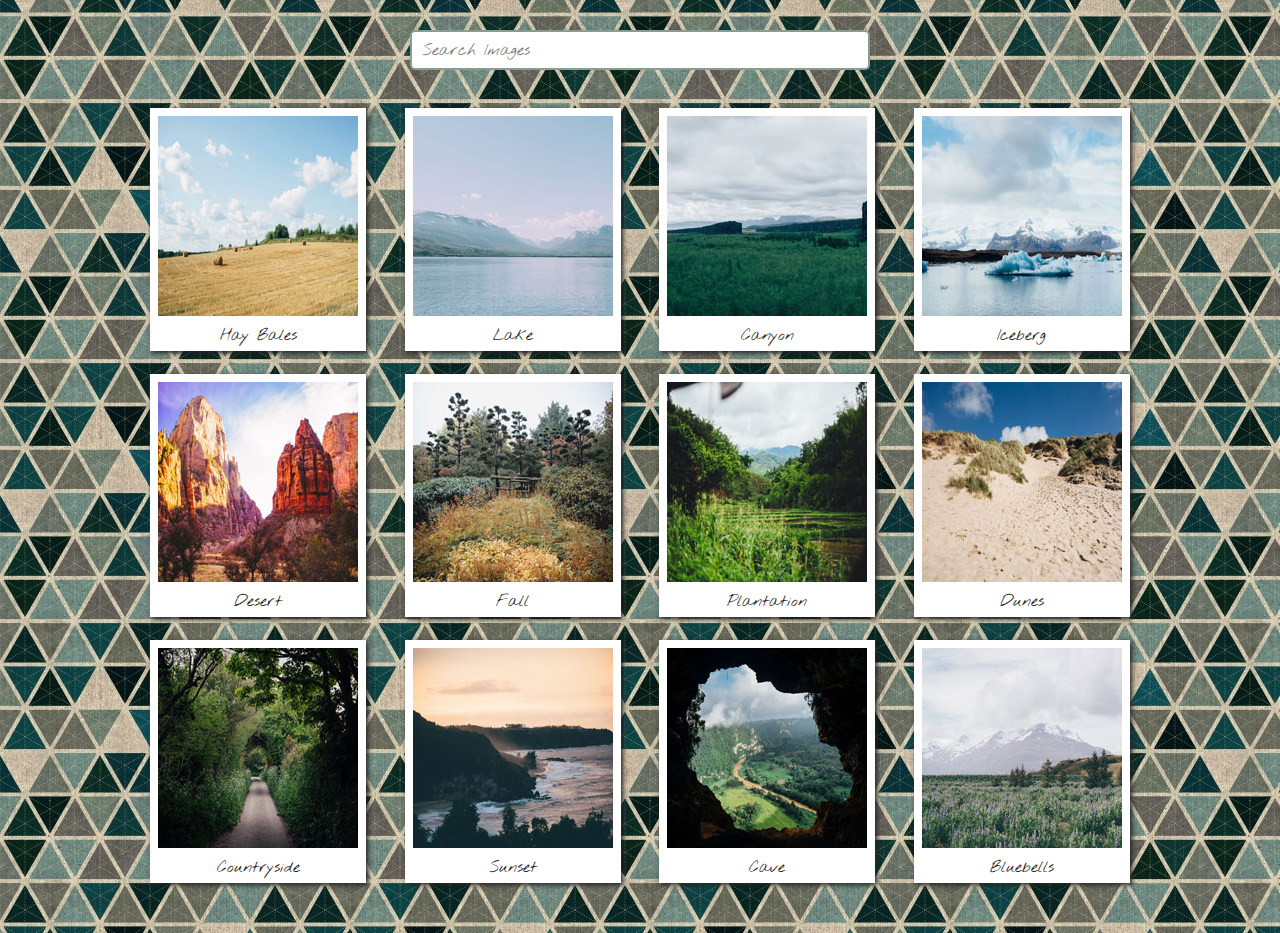
<file: index.html>
<!DOCTYPE html>
<html lang="en">
	<head>
		<meta charset="utf-8">
		<title>Project 4 - Interactive Photo Gallery</title>
		<meta name="viewport" content="width=device-width, initial-scale=1.0">
		<link href='https://fonts.googleapis.com/css?family=Nothing+You+Could+Do' rel='stylesheet' type='text/css'>
		<link rel="stylesheet" href="css/normalize.css">


		<link rel="stylesheet" href="css/styles.css">
	</head>
<body>
	<header>
		<div id="search">
	  	<input type="text" placeholder="Search Images" class="searchbox" id="filter_search">
		</div>
	</header>

	<section class="gallery wrap" id="gallery">
			<a href="img/01.jpg"  class="" title="I love hay bales. Took this snap on a drive through the countryside past some straw fields.">
				<img src="img/thumbnails/01.jpg" alt="Hay Bales">
				<p>Hay Bales</p>
			</a>
			<a href="img/02.jpg" class="" title="The lake was so calm today. We had a great view of the snow on the mountains from here.">
				<img src="img/thumbnails/02.jpg" alt="Lake">
				<p>Lake</p>
			</a>
			<a href="img/03.jpg"  class="" title="I hiked to the top of the mountain and got this picture of the canyon and trees below.">
				<img src="img/thumbnails/03.jpg" alt="Canyon">
				<p>Canyon</p>
			</a>
			<a href="img/04.jpg" class="" title="It was amazing to see an iceberg up close, it was so cold but didn’t snow today."> 
				<img src="img/thumbnails/04.jpg" alt="Iceberg">
				<p>Iceberg</p>
			</a>
			<a href="img/05.jpg" class="" title="The red cliffs were beautiful. It was really hot in the desert but we did a lot of walking through the canyons.">
				<img src="img/thumbnails/05.jpg" alt="Desert">
				<p>Desert</p>
			</a>
			<a href="img/06.jpg" class="" title="Fall is coming, I love when the leaves on the trees start to change color.">
				<img src="img/thumbnails/06.jpg" alt="Fall">
				<p>Fall</p>
			</a>
			<a href="img/07.jpg" class="" title="I drove past this plantation yesterday, everything is so green!">
				<img src="img/thumbnails/07.jpg" alt="Plantation">
				<p>Plantation</p>
			</a>
			<a href="img/08.jpg" class="" title="My summer vacation to the Oregon Coast. I love the sandy dunes!">
				<img src="img/thumbnails/08.jpg" alt="Dunes">
				<p>Dunes</p>
			</a>
			<a href="img/09.jpg" class="" title="We enjoyed a quiet stroll down this countryside lane.">
				<img src="img/thumbnails/09.jpg" alt="Countryside">
				<p>Countryside</p>
			</a>
			<a href="img/10.jpg"  class=""  title="Sunset at the coast! The sky turned a lovely shade of orange.">
				<img src="img/thumbnails/10.jpg" alt="Sunset">
				<p>Sunset</p>
			</a>
			<a href="img/11.jpg" class=""  title="I did a tour of a cave today and the view of the landscape below was breathtaking.">
				<img src="img/thumbnails/11.jpg" alt="Cave">
				<p>Cave</p>
			</a>
			<a href="img/12.jpg" class=""  title="I walked through this meadow of bluebells and got a good view of the snow on the mountain before the fog came in.">
				<img src="img/thumbnails/12.jpg" alt="Bluebells">
				<p>Bluebells</p>
			</a>
		<!-- 	<a href="https://www.youtube.com/watch?v=SfnuApqiDBA" class="" rel="youtube"  title="Banana Pancakes Song Music Video">
				<img src="img/thumbnails/jack-johnson.jpg" alt="Banana Pancakes Video">
				<p>Banana Pancakes</p>
			</a>
			<a href="https://www.youtube.com/watch?v=GB2yiIoEtXw" class="" rel="youtube"  title="Good Morning Song Music Video">
				<img src="img/thumbnails/good-morning.jpg" alt="Good Morning Video">
				<p>Good Morning</p>
			</a>
			<a href="https://www.youtube.com/watch?v=1rPDfBfh8zI" class="" rel="youtube"  title="Hello Sunshine Song Music Video">
				<img src="img/thumbnails/hello-sunshine.jpg" alt="Hello Sunshine Video">
				<p>Hello Sunshine</p>
			</a>
			<a href="https://www.youtube.com/watch?v=pw1ahI_o388&list=PL3F626ZNDznkj_6fgWM-nCzTaVkXNPb5R" class="" rel="youtube"  title="We Bought A Zoo Playlist Song Music Video">
				<img src="img/thumbnails/zoo.jpg" alt="We Bought A Zoo Playlist">
				<p>We Bought A Zoo Playlist</p>
			</a> -->
	</section>


	<script src="js/jquery-2.1.0.min.js"></script>
	<script src="js/image_filter.js"></script>
	<script src="js/light-box.js"></script>
</body>
</html>
</file>
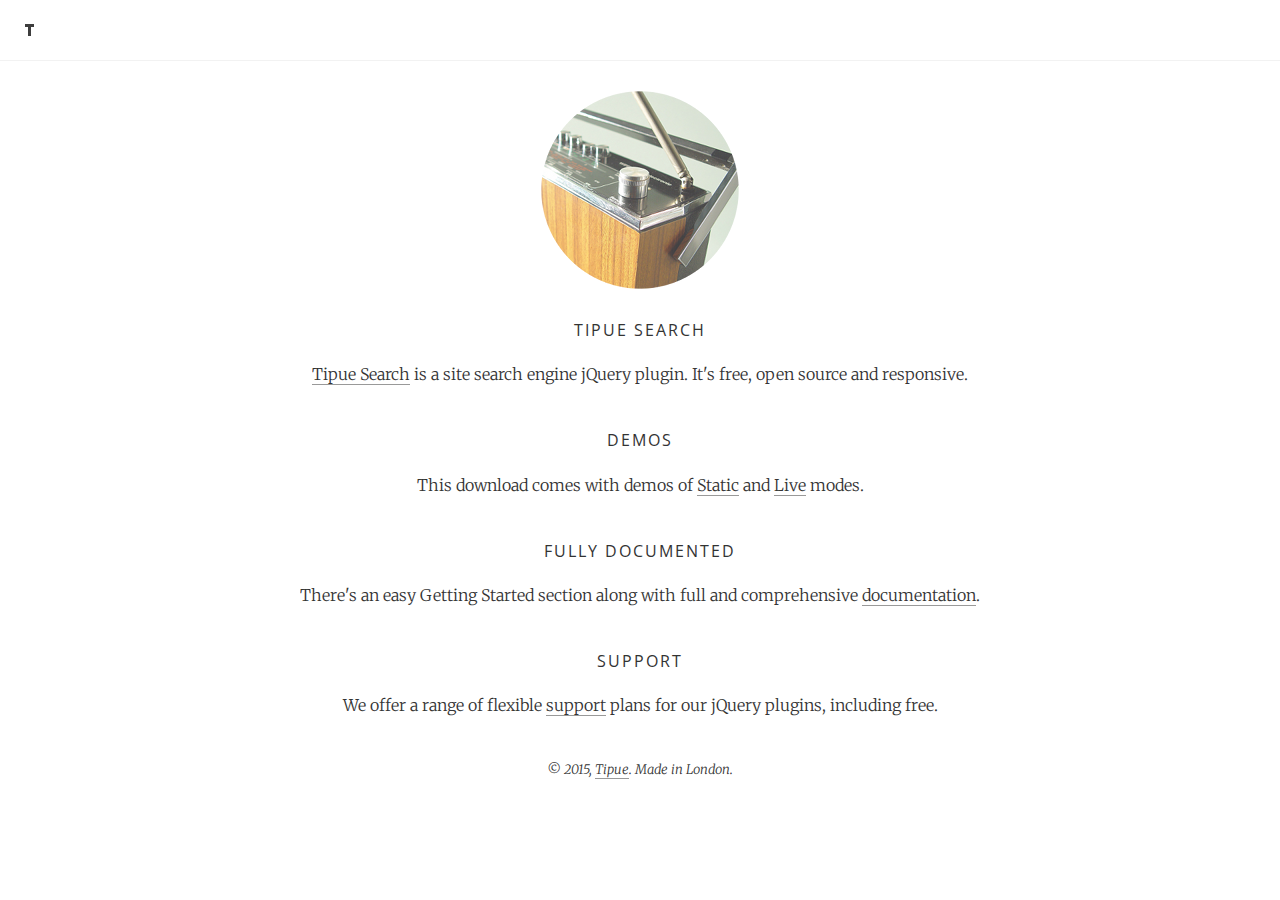
<file: js/Tipue Search 5.0/index.html>
<!DOCTYPE html>

<html>
<head>
<meta http-equiv="Content-Type" content="text/html; charset=utf-8">
<title>Tipue Search</title>

<meta name="viewport" content="width=device-width, initial-scale=1, maximum-scale=1">

<link href="http://fonts.googleapis.com/css?family=Open+Sans:300,400|Merriweather:300,300italic" rel="stylesheet">

<link rel="stylesheet" href="inc/normalize.css">
<link rel="stylesheet" href="inc/standard.css">

</head><body>


<!-- head -->


<div id="head"><div class="head_icon"><a href="http://www.tipue.com"><img src="img/head.png" alt="Tipue"></a></div></div>


<!-- body -->


<div class="center" style="padding-top: 90px;"><a href="http://www.tipue.com/search"><img src="img/radio3.png" alt="Tipue Search"></a></div>
<div class="center"><div class="inner" style="padding-top: 27px;"><h2>Tipue Search</h2></div></div>
<div class="center"><div class="inner norm" style="padding-top: 17px;">
<a href="http://www.tipue.com/search">Tipue Search</a> is a site search engine jQuery plugin. It's free, open source and responsive.
</div></div>

<div class="center"><div class="inner" style="padding-top: 39px;"><h2>Demos</h2></div></div>
<div class="center"><div class="inner norm" style="padding-top: 17px;">
This download comes with demos of <a href="demos/static/index.html">Static</a> and <a href="demos/live/index.html">Live</a> modes.
</div></div>

<div class="center"><div class="inner" style="padding-top: 39px;"><h2>Fully documented</h2></div></div>
<div class="center"><div class="inner norm" style="padding-top: 17px;">
There's an easy Getting Started section along with full and comprehensive <a href="http://www.tipue.com/search/docs/">documentation</a>.
</div></div>

<div class="center"><div class="inner" style="padding-top: 39px;"><h2>Support</h2></div></div>
<div class="center"><div class="inner norm" style="padding-top: 17px;">
We offer a range of flexible <a href="http://www.tipue.com/support/">support</a> plans for our jQuery plugins, including free.
</div></div>



<div class="center ital" style="padding: 39px 0 30px 0;">&copy; 2015, <a href="http://www.tipue.com">Tipue</a>. Made in London.</div>

</body>
</html>
</file>
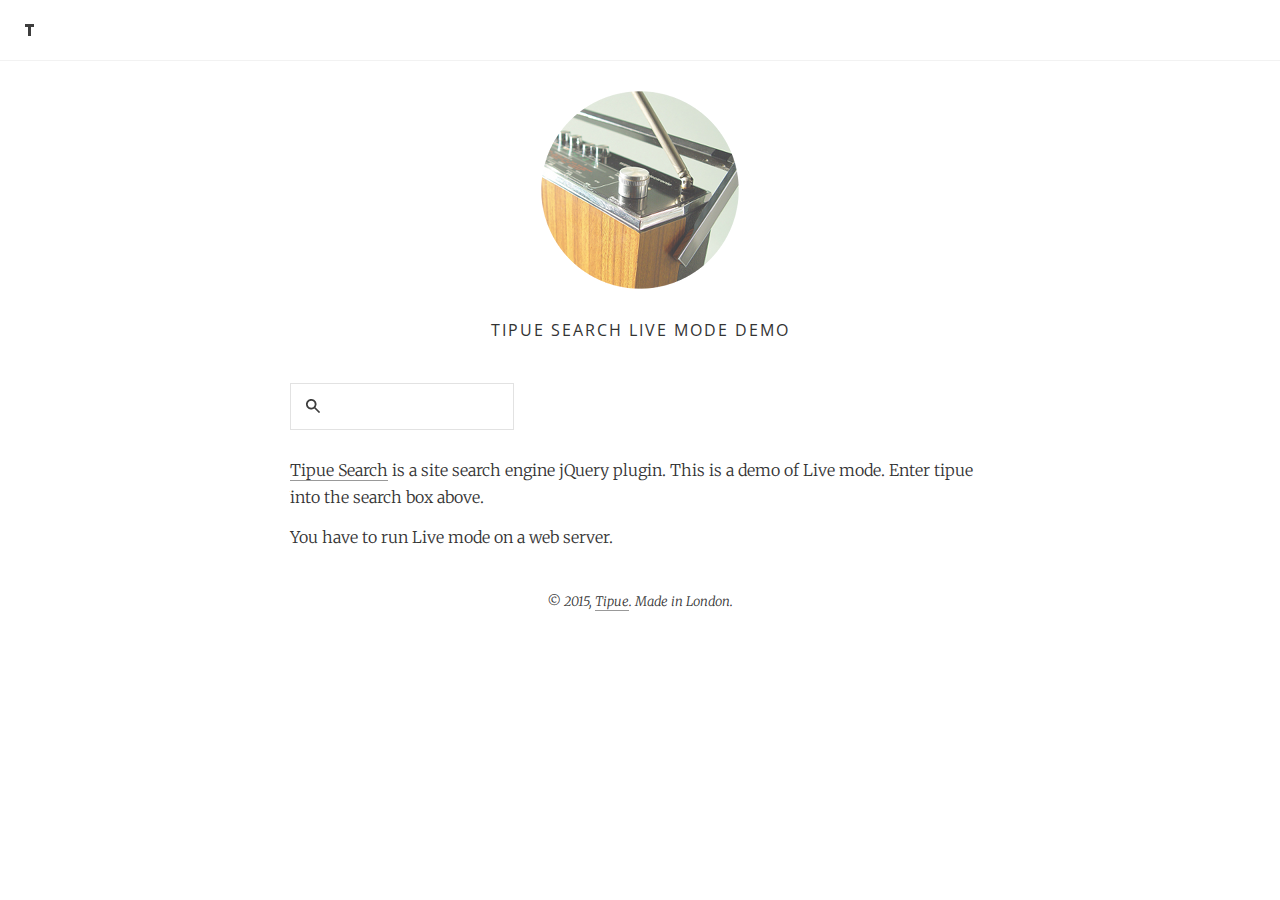
<file: js/Tipue Search 5.0/demos/live/index.html>
<!DOCTYPE html>

<html>
<head>
<meta http-equiv="Content-Type" content="text/html; charset=utf-8">
<title>Tipue Search Live Mode Demo</title>

<meta name="viewport" content="width=device-width, initial-scale=1, maximum-scale=1">

<link href="http://fonts.googleapis.com/css?family=Open+Sans:300,400|Merriweather:300,300italic" rel="stylesheet">

<link rel="stylesheet" href="../../inc/normalize.css">
<link rel="stylesheet" href="../../inc/standard.css">

<link rel="stylesheet" type="text/css" href="tipuesearch/tipuesearch.css">

</head><body>


<!-- head -->


<div id="head"><div class="head_icon"><a href="http://www.tipue.com"><img src="../../img/head.png" alt="Tipue"></a></div></div>


<!-- body -->


<div class="center" style="padding-top: 90px;"><a href="http://www.tipue.com/search"><img src="../../img/radio3.png" alt="Tipue Search"></a></div>
<div class="center"><div class="inner" style="padding-top: 27px;"><h2>Tipue Search Live Mode Demo</h2></div></div>

<div class="block" style="padding-top: 39px;">

<form action="search.html">
<input type="text" name="q" id="tipue_search_input" autocomplete="off" required>
</form>

<div class="norm" style="padding-top: 27px;">
<a href="http://www.tipue.com/search">Tipue Search</a> is a site search engine jQuery plugin. This is a demo of Live mode. Enter tipue into the search box above.
<p>
You have to run Live mode on a web server.
</p>
</div>
</div>



<div class="center ital" style="padding: 39px 0 30px 0;">&copy; 2015, <a href="http://www.tipue.com">Tipue</a>. Made in London.</div>

</body>
</html>
</file>
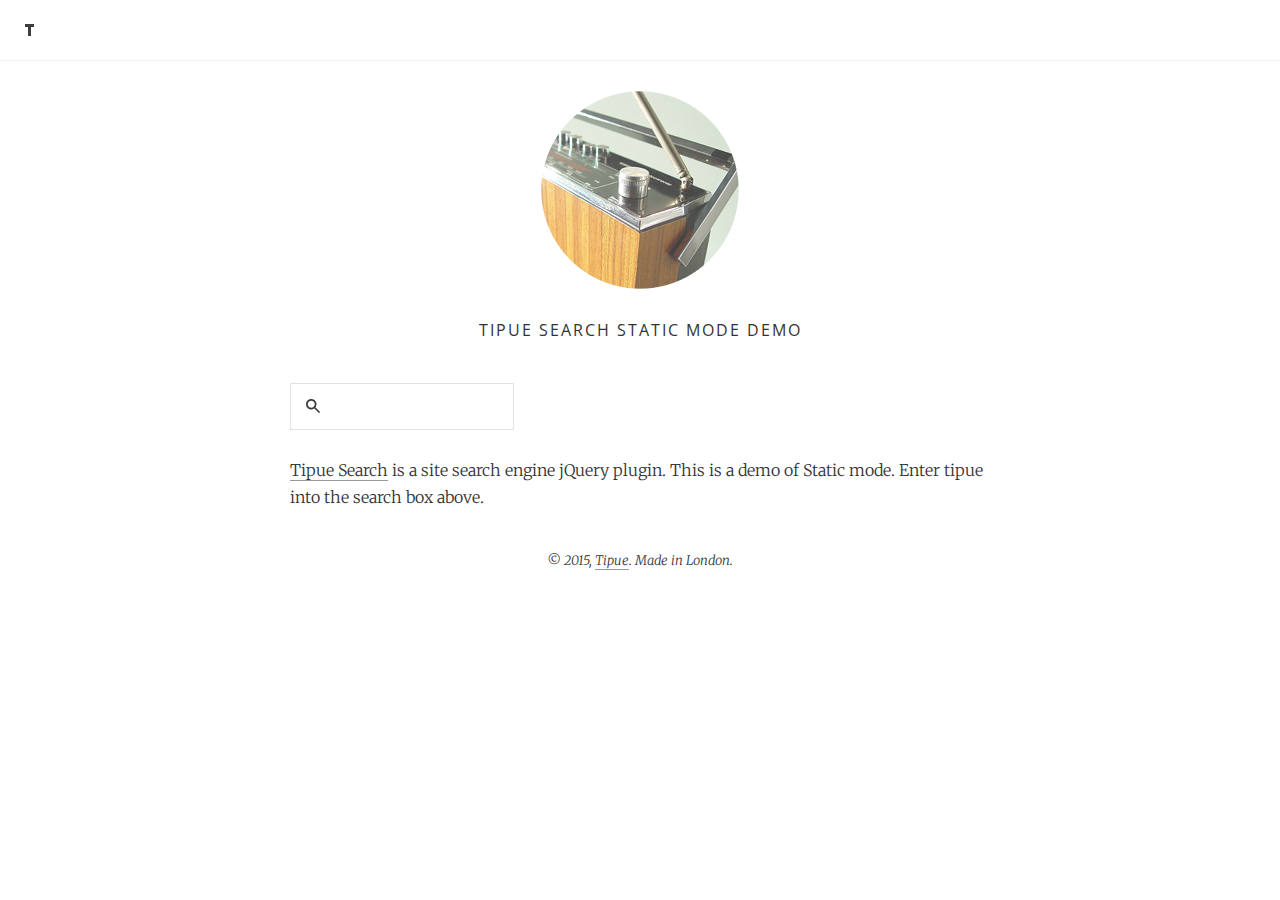
<file: js/Tipue Search 5.0/demos/static/index.html>
<!DOCTYPE html>

<html>
<head>
<meta http-equiv="Content-Type" content="text/html; charset=utf-8">
<title>Tipue Search Static Mode Demo</title>

<meta name="viewport" content="width=device-width, initial-scale=1, maximum-scale=1">

<link href="http://fonts.googleapis.com/css?family=Open+Sans:300,400|Merriweather:300,300italic" rel="stylesheet">

<link rel="stylesheet" href="../../inc/normalize.css">
<link rel="stylesheet" href="../../inc/standard.css">

<link rel="stylesheet" type="text/css" href="tipuesearch/tipuesearch.css">

</head><body>


<!-- head -->


<div id="head"><div class="head_icon"><a href="http://www.tipue.com"><img src="../../img/head.png" alt="Tipue"></a></div></div>


<!-- body -->


<div class="center" style="padding-top: 90px;"><a href="http://www.tipue.com/search"><img src="../../img/radio3.png" alt="Tipue Search"></a></div>
<div class="center"><div class="inner" style="padding-top: 27px;"><h2>Tipue Search Static Mode Demo</h2></div></div>

<div class="block" style="padding-top: 39px;">

<form action="search.html">
<input type="text" name="q" id="tipue_search_input" autocomplete="off" required>
</form>

<div class="norm" style="padding-top: 27px;">
<a href="http://www.tipue.com/search">Tipue Search</a> is a site search engine jQuery plugin. This is a demo of Static mode. Enter tipue into the search box above.
</div>
</div>



<div class="center ital" style="padding: 39px 0 30px 0;">&copy; 2015, <a href="http://www.tipue.com">Tipue</a>. Made in London.</div>

</body>
</html>
</file>
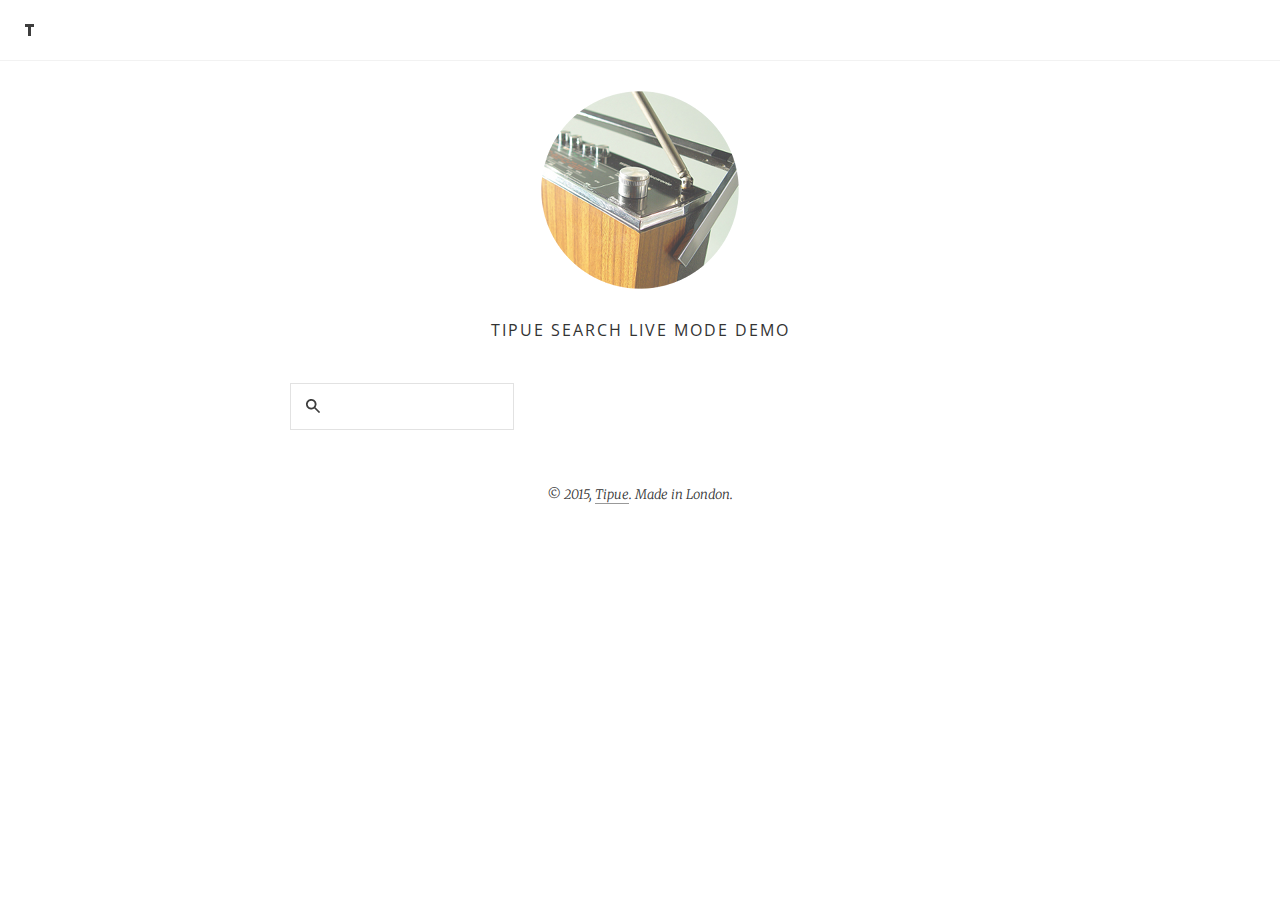
<file: js/Tipue Search 5.0/demos/live/search.html>
<!DOCTYPE html>

<html>
<head>
<meta http-equiv="Content-Type" content="text/html; charset=utf-8">
<title>Tipue Search Live Mode Demo</title>

<meta name="viewport" content="width=device-width, initial-scale=1, maximum-scale=1">

<link href="http://fonts.googleapis.com/css?family=Open+Sans:300,400|Merriweather:300,300italic" rel="stylesheet">

<script src="https://ajax.googleapis.com/ajax/libs/jquery/2.1.3/jquery.min.js"></script>

<link rel="stylesheet" href="../../inc/normalize.css">
<link rel="stylesheet" href="../../inc/standard.css">

<script type="text/javascript" src="tipuesearch/tipuesearch_set.js"></script>
<link rel="stylesheet" type="text/css" href="tipuesearch/tipuesearch.css">
<script type="text/javascript" src="tipuesearch/tipuesearch.min.js"></script>

</head><body>


<!-- head -->


<div id="head"><div class="head_icon"><a href="http://www.tipue.com"><img src="../../img/head.png" alt="Tipue"></a></div></div>


<!-- body -->


<div class="center" style="padding-top: 90px;"><a href="http://www.tipue.com/search"><img src="../../img/radio3.png" alt="Tipue Search"></a></div>
<div class="center"><div class="inner" style="padding-top: 27px;"><h2>Tipue Search Live Mode Demo</h2></div></div>

<div class="block" style="padding-top: 39px;">

<form action="search.html">
<input type="text" name="q" id="tipue_search_input" autocomplete="off" required>
</form>
<div id="tipue_search_content"></div>



<div class="center ital" style="padding: 39px 0 30px 0;">&copy; 2015, <a href="http://www.tipue.com">Tipue</a>. Made in London.</div>

<script>
$(document).ready(function() {
     $('#tipue_search_input').tipuesearch({
          'mode': 'live'
     });
});
</script>

</body>
</html>
</file>
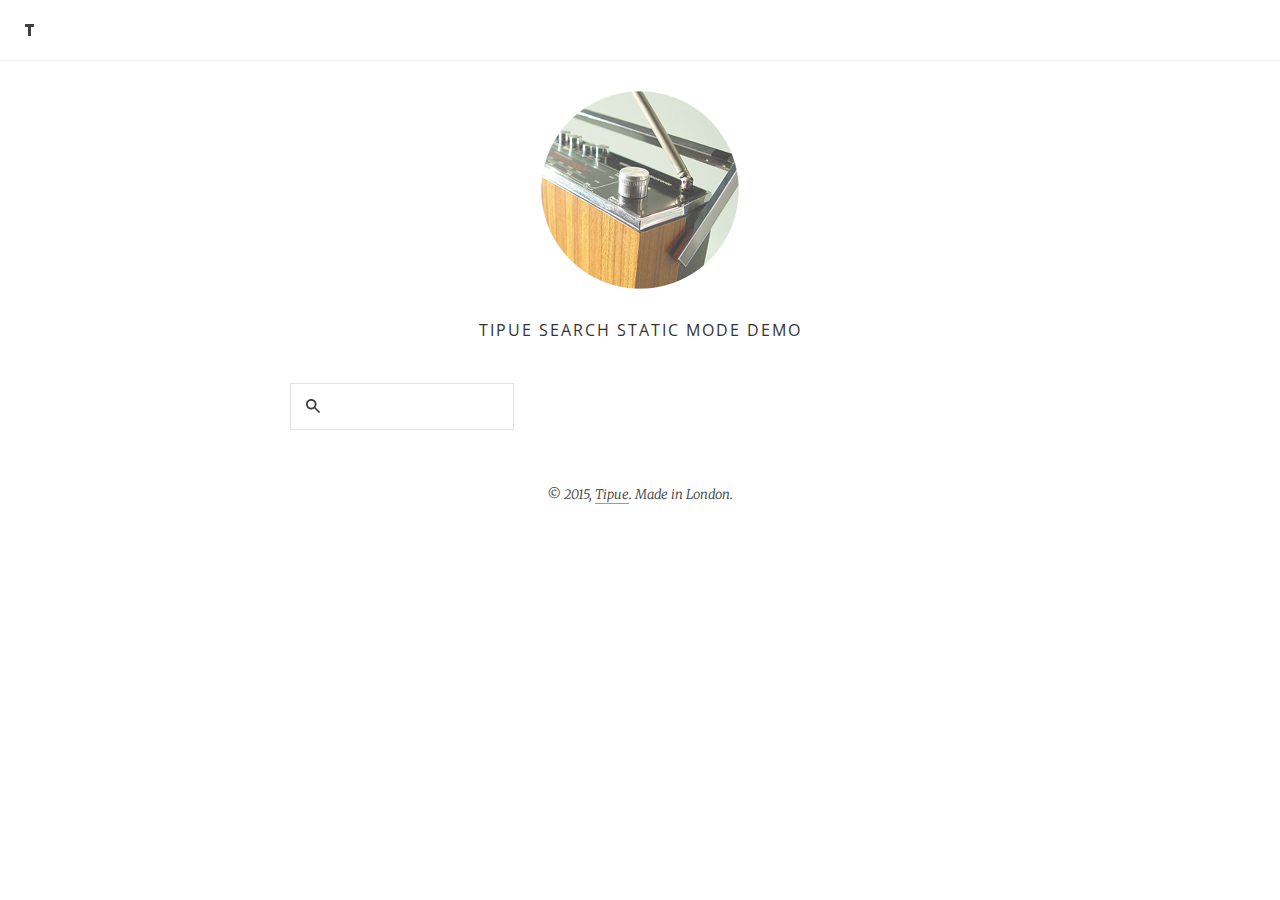
<file: js/Tipue Search 5.0/demos/static/search.html>
<!DOCTYPE html>

<html>
<head>
<meta http-equiv="Content-Type" content="text/html; charset=utf-8">
<title>Tipue Search Static Mode Demo</title>

<meta name="viewport" content="width=device-width, initial-scale=1, maximum-scale=1">

<link href="http://fonts.googleapis.com/css?family=Open+Sans:300,400|Merriweather:300,300italic" rel="stylesheet">

<script src="https://ajax.googleapis.com/ajax/libs/jquery/2.1.3/jquery.min.js"></script>

<link rel="stylesheet" href="../../inc/normalize.css">
<link rel="stylesheet" href="../../inc/standard.css">

<script type="text/javascript" src="tipuesearch/tipuesearch_set.js"></script>
<script type="text/javascript" src="tipuesearch/tipuesearch_content.js"></script>
<link rel="stylesheet" type="text/css" href="tipuesearch/tipuesearch.css">
<script type="text/javascript" src="tipuesearch/tipuesearch.min.js"></script>

</head><body>


<!-- head -->


<div id="head"><div class="head_icon"><a href="http://www.tipue.com"><img src="../../img/head.png" alt="Tipue"></a></div></div>


<!-- body -->


<div class="center" style="padding-top: 90px;"><a href="http://www.tipue.com/search"><img src="../../img/radio3.png" alt="Tipue Search"></a></div>
<div class="center"><div class="inner" style="padding-top: 27px;"><h2>Tipue Search Static Mode Demo</h2></div></div>

<div class="block" style="padding-top: 39px;">

<form action="search.html">
<input type="text" name="q" id="tipue_search_input" autocomplete="off" required>
</form>
<div id="tipue_search_content"></div>



<div class="center ital" style="padding: 39px 0 30px 0;">&copy; 2015, <a href="http://www.tipue.com">Tipue</a>. Made in London.</div>

<script>
$(document).ready(function() {
     $('#tipue_search_input').tipuesearch();
});
</script>

</body>
</html>
</file>
<file: css/styles.css>
/* Global Layout */
*, *:before, *:after {
  -moz-box-sizing: border-box;
  -webkit-box-sizing: border-box;
  box-sizing: border-box;
}

/* Color, Font, Links */

body {
	font-family: 'Nothing You Could Do', cursive;
	font-weight: 300;
	font-size: 1em;

	color: black;
}

body,
header {
	background-image: url(../img/triangle-bg.jpg);
	background-repeat: repeat;
}

body,
header,
input[type="text"] {
	background-color: #fff;
}

/* Page Structure 
*****************/
a {
	text-decoration: none;
}

.wrap {
	max-width: 700px;
	margin: 0 auto;
}

img {
	max-width: 800px;
}

/* Search Box
************/

header {
	height: 100px;
	width: 100%;
	
	position: fixed;
	top: 0;
	left: 0;
}

#search {
	text-align: center;
}

.searchbox {
	font-size: 12pt;
	width: 275px;
	height: 40px;
	padding: 10px;

	display: inline-block;
	margin-top: 30px;

	border-radius: 5px;
	border: #869e90 solid 2px;
}

.searchbox:focus {
	outline: none;
	border: #1b5761 solid 2px;
}

/******** Gallery
****************/

section.wrap {
	margin: 80px auto 55px;
	text-align: center;
}

.gallery img {
	margin-top: 30px; 
	border: 8px solid white;

	border-bottom: 35px solid white;
	box-shadow: 2px 2px 5px #222;
}

.gallery p {
	font-weight: 400;
	color: #222;
	margin-top: -33px;
	margin-bottom: 0;
}

/******* Overlay 
***************/

#overlay {
	background-color: #0d0d0d; /* gray w/ transparency: rgba(60,60,60, .97) */
	width: 100%;
	height: 100%;
	position: fixed;
	top: 0;
	left: 0;
	display: none;
	text-align: center;
	line-height: 2em;
	padding: 0 5%;

	align-items: center;
	justify-content: center;
	flex-direction: column;
}

#overlayContent {
	display: flex;
	align-items: center;
	flex-wrap: wrap;
	justify-content: space-around;

	width: 90%;
}

.overlay-img,
.caption {
	width: 75%;
}

.caption {
	display: block;
	color: #fff;
	max-width: 600px;
	height: 150px;
}

button {
	border: none;
	outline: none;
}

.x-button,
.arrow-l,
.arrow-r {
	background: url(../img/icons.png);
  background-repeat: no-repeat;
  cursor: pointer;
  min-height: 36px;
}

.x-button {
	align-self: flex-end;
	background-position: -28px 0;
	min-width: 28px;
}

.arrow-l,
.arrow-r {
	 align-self: center;
	 min-width: 21px;
}

.arrow-l {
	background-position: -58px 0;
}

.arrow-r {
	background-position: -116px 0;
}


/************************* Media Queries 
***************************************/

@media all and (orientation:landscape) {
    /* Styles for Landscape screen */
	#overlayContent {	
		height: 95%;
	}

	.caption {
		margin: 0;
	}	
}

@media screen and (min-width: 760px) {
	
	/* 760px: Header */

	.searchbox {
		width: 460px;
	}

	/* 760px: Gallery */

	.gallery {
		display: flex;
		flex-wrap: wrap;
		justify-content: space-between;
		flex-direction: row;
	}

	.gallery img {
		margin-top: 60px;  
	}

	.gallery {
		text-align: left;
	}

	/* 760px: Overlay */

	.overlay-img {
		max-width: 800px;
		max-height: 500px
	}

	.caption {
		height: 75px;
	}

	.x-button {
		align-self: flex-end;
		background-position: 0 0;
	}
	
}

/* 760px: Overlay: Landscape */

@media all and (min-width: 760px) and (orientation:landscape) {
   /* Styles for Landscape screen */
	#overlayContent {	
		height: initial;
		width: 90%;
	}	

	.caption {
		margin: 1em 0;
	}	
}


@media screen and (min-width: 1024px) {

	/* 1024px: Page Structure */

	.wrap {
		max-width: 990px;
	}	

	/* 1024px: Gallery */

	.gallery img {
		margin: 28px 5px;
	}
	
	.gallery p {
		margin-top: -60px;
		margin-bottom: 0;
	}
	
	/* 1024px: Overlay */

	#overlayContent {
		width: 70%;
	}

}
</file>
<file: js/Tipue Search 5.0/inc/standard.css>
/* basics */


body
{
	line-height: 0;
}
a
{
     cursor: pointer;
}
p
{
     padding-top: 13px;
     margin: 0;
}
.clear
{
     clear: both;
}
.nowrap
{
     white-space: nowrap;
}
.inner
{
     display: inline-block;
     max-width: 700px;
     padding: 0 30px;
}
.center
{
     text-align: center;
}
.outer-block
{
     padding: 0 30px;
}
.block
{
     margin: 0 auto;
     max-width: 700px;
     padding: 0 30px; 
}


/* fonts */


h2
{
     font: 16px/1.7 'Open Sans', sans-serif;
	color: #333;
	text-transform: uppercase;
	letter-spacing: 2px;
     margin: 0;
}

.norm
{
     font: 300 16px/1.7 Merriweather, serif;
	color: #333;
}
.ital
{
     font: 300 italic 13px/1.7 Merriweather, serif;
	color: #333;
}

.norm a, .ital a 
{
     color: #333;
     text-decoration: none;
     border-bottom: 1px solid #999;
}
.norm a:hover, .ital a:hover
{
     border: 0;
}


/* head */


#head
{
     position: fixed;
     top: 0;
     width: 100%;
     background-color: #fff;
     border-bottom: 1px solid #f2f2f2;
     opacity: 0.96;
     z-index: 1000;
}
.head_icon
{
     float: left;
     cursor: pointer;
     padding: 15px;
}
</file>
<file: js/Tipue Search 5.0/demos/live/tipuesearch/tipuesearch.css>
/*
Tipue Search 5.0
Copyright (c) 2015 Tipue
Tipue Search is released under the MIT License
http://www.tipue.com/search
*/


#tipue_search_input
{
     font: 13px/1.6 'open sans', sans-serif;
	color: #333;
	padding: 12px 12px 12px 40px;
	width: 170px;
	border: 1px solid #e2e2e2;
	border-radius: 0;
	-moz-appearance: none;
	-webkit-appearance: none;
     box-shadow: none; 
	outline: 0;
	margin: 0;
	background: #fff url('img/search.png') no-repeat 15px 15px;
}

#tipue_search_content
{
     max-width: 650px;
	padding-top: 15px;
	margin: 0;
}
#tipue_search_warning
{
     font: 300 15px/1.6 'Open Sans', sans-serif;
	color: #555;
	margin: 7px 0;
}
#tipue_search_warning a
{
     color: #396;
     text-decoration: none;
}
#tipue_search_warning a:hover
{
     color: #555;  
}
#tipue_search_results_count
{
     font: 300 15px/1.7 'Open Sans', sans-serif;
	color: #555;
}
.tipue_search_content_title
{
     font: 300 21px/1.7 'Open Sans', sans-serif;
	margin-top: 23px;
}
.tipue_search_content_title a
{
     color: #333;
     text-decoration: none;
}
.tipue_search_content_title a:hover
{
     color: #555;
}
.tipue_search_content_url
{
     font: 300 14px/1.9 'Open Sans', sans-serif;
     word-wrap: break-word;
     hyphens: auto;
}
.tipue_search_content_url a
{
     color: #396;
     text-decoration: none;
}
.tipue_search_content_url a:hover
{
     color: #555;   
}
.tipue_search_content_text
{
     font: 300 15px/1.6 'Open Sans', sans-serif;
	color: #555;
     word-wrap: break-word;
     hyphens: auto;
     margin-top: 3px;
}
.tipue_search_content_debug
{
     font: 300 13px/1.6 'Open Sans', sans-serif;
	color: #555;
     margin: 5px 0;
}
.h01
{
     color: #333;
     font-weight: 400;
}

#tipue_search_foot
{
     margin: 51px 0 21px 0;
}
#tipue_search_foot_boxes
{
	padding: 0;
	margin: 0;
     font: 12px 'Open Sans', sans-serif;
}
#tipue_search_foot_boxes li
{
	list-style: none;
	margin: 0;
	padding: 0;
	display: inline;
}
#tipue_search_foot_boxes li a
{
	padding: 10px 17px 11px 17px;
     background-color: #fff;
     border: 1px solid #e2e2e2;
     border-radius: 1px;
	color: #333;
	margin-right: 7px;
	text-decoration: none;
	text-align: center;
}
#tipue_search_foot_boxes li.current
{
	padding: 10px 17px 11px 17px;
     background: #f6f6f6;
     border: 1px solid #e2e2e2;
     border-radius: 1px;
	color: #333;
	margin-right: 7px;
	text-align: center;
}
#tipue_search_foot_boxes li a:hover
{
     background: #f6f6f6;
}


/* spinner */


.tipue_search_spinner
{
     padding: 31px 0;
     width: 50px;
     height: 28px;
}
.tipue_search_spinner > div
{
     background-color: #777;
     height: 100%;
     width: 3px;
     display: inline-block;
     margin-right: 2px;
     -webkit-animation: stretchdelay 1.2s infinite ease-in-out;
     animation: stretchdelay 1.2s infinite ease-in-out;
}
.tipue_search_spinner .tipue_search_rect2
{
     -webkit-animation-delay: -1.1s;
     animation-delay: -1.1s;
}
.tipue_search_spinner .tipue_search_rect3
{
     -webkit-animation-delay: -1.0s;
     animation-delay: -1.0s;
}
@-webkit-keyframes stretchdelay
{
     0%, 40%, 100%
     {
          -webkit-transform: scaleY(0.4)
     }  
     20%
     {
          -webkit-transform: scaleY(1.0)
     }
}
@keyframes stretchdelay
{
     0%, 40%, 100%
     { 
          transform: scaleY(0.4);
          -webkit-transform: scaleY(0.4);
     }
     20%
     { 
          transform: scaleY(1.0);
          -webkit-transform: scaleY(1.0);
     }
}
</file>
<file: js/Tipue Search 5.0/demos/static/tipuesearch/tipuesearch.css>
/*
Tipue Search 5.0
Copyright (c) 2015 Tipue
Tipue Search is released under the MIT License
http://www.tipue.com/search
*/


#tipue_search_input
{
     font: 13px/1.6 'open sans', sans-serif;
	color: #333;
	padding: 12px 12px 12px 40px;
	width: 170px;
	border: 1px solid #e2e2e2;
	border-radius: 0;
	-moz-appearance: none;
	-webkit-appearance: none;
     box-shadow: none; 
	outline: 0;
	margin: 0;
	background: #fff url('img/search.png') no-repeat 15px 15px;
}

#tipue_search_content
{
     max-width: 650px;
	padding-top: 15px;
	margin: 0;
}
#tipue_search_warning
{
     font: 300 15px/1.6 'Open Sans', sans-serif;
	color: #555;
	margin: 7px 0;
}
#tipue_search_warning a
{
     color: #396;
     text-decoration: none;
}
#tipue_search_warning a:hover
{
     color: #555;  
}
#tipue_search_results_count
{
     font: 300 15px/1.7 'Open Sans', sans-serif;
	color: #555;
}
.tipue_search_content_title
{
     font: 300 21px/1.7 'Open Sans', sans-serif;
	margin-top: 23px;
}
.tipue_search_content_title a
{
     color: #333;
     text-decoration: none;
}
.tipue_search_content_title a:hover
{
     color: #555;
}
.tipue_search_content_url
{
     font: 300 14px/1.9 'Open Sans', sans-serif;
     word-wrap: break-word;
     hyphens: auto;
}
.tipue_search_content_url a
{
     color: #396;
     text-decoration: none;
}
.tipue_search_content_url a:hover
{
     color: #555;   
}
.tipue_search_content_text
{
     font: 300 15px/1.6 'Open Sans', sans-serif;
	color: #555;
     word-wrap: break-word;
     hyphens: auto;
     margin-top: 3px;
}
.tipue_search_content_debug
{
     font: 300 13px/1.6 'Open Sans', sans-serif;
	color: #555;
     margin: 5px 0;
}
.h01
{
     color: #333;
     font-weight: 400;
}

#tipue_search_foot
{
     margin: 51px 0 21px 0;
}
#tipue_search_foot_boxes
{
	padding: 0;
	margin: 0;
     font: 12px 'Open Sans', sans-serif;
}
#tipue_search_foot_boxes li
{
	list-style: none;
	margin: 0;
	padding: 0;
	display: inline;
}
#tipue_search_foot_boxes li a
{
	padding: 10px 17px 11px 17px;
     background-color: #fff;
     border: 1px solid #e2e2e2;
     border-radius: 1px;
	color: #333;
	margin-right: 7px;
	text-decoration: none;
	text-align: center;
}
#tipue_search_foot_boxes li.current
{
	padding: 10px 17px 11px 17px;
     background: #f6f6f6;
     border: 1px solid #e2e2e2;
     border-radius: 1px;
	color: #333;
	margin-right: 7px;
	text-align: center;
}
#tipue_search_foot_boxes li a:hover
{
     background: #f6f6f6;
}


/* spinner */


.tipue_search_spinner
{
     padding: 31px 0;
     width: 50px;
     height: 28px;
}
.tipue_search_spinner > div
{
     background-color: #777;
     height: 100%;
     width: 3px;
     display: inline-block;
     margin-right: 2px;
     -webkit-animation: stretchdelay 1.2s infinite ease-in-out;
     animation: stretchdelay 1.2s infinite ease-in-out;
}
.tipue_search_spinner .tipue_search_rect2
{
     -webkit-animation-delay: -1.1s;
     animation-delay: -1.1s;
}
.tipue_search_spinner .tipue_search_rect3
{
     -webkit-animation-delay: -1.0s;
     animation-delay: -1.0s;
}
@-webkit-keyframes stretchdelay
{
     0%, 40%, 100%
     {
          -webkit-transform: scaleY(0.4)
     }  
     20%
     {
          -webkit-transform: scaleY(1.0)
     }
}
@keyframes stretchdelay
{
     0%, 40%, 100%
     { 
          transform: scaleY(0.4);
          -webkit-transform: scaleY(0.4);
     }
     20%
     { 
          transform: scaleY(1.0);
          -webkit-transform: scaleY(1.0);
     }
}
</file>
